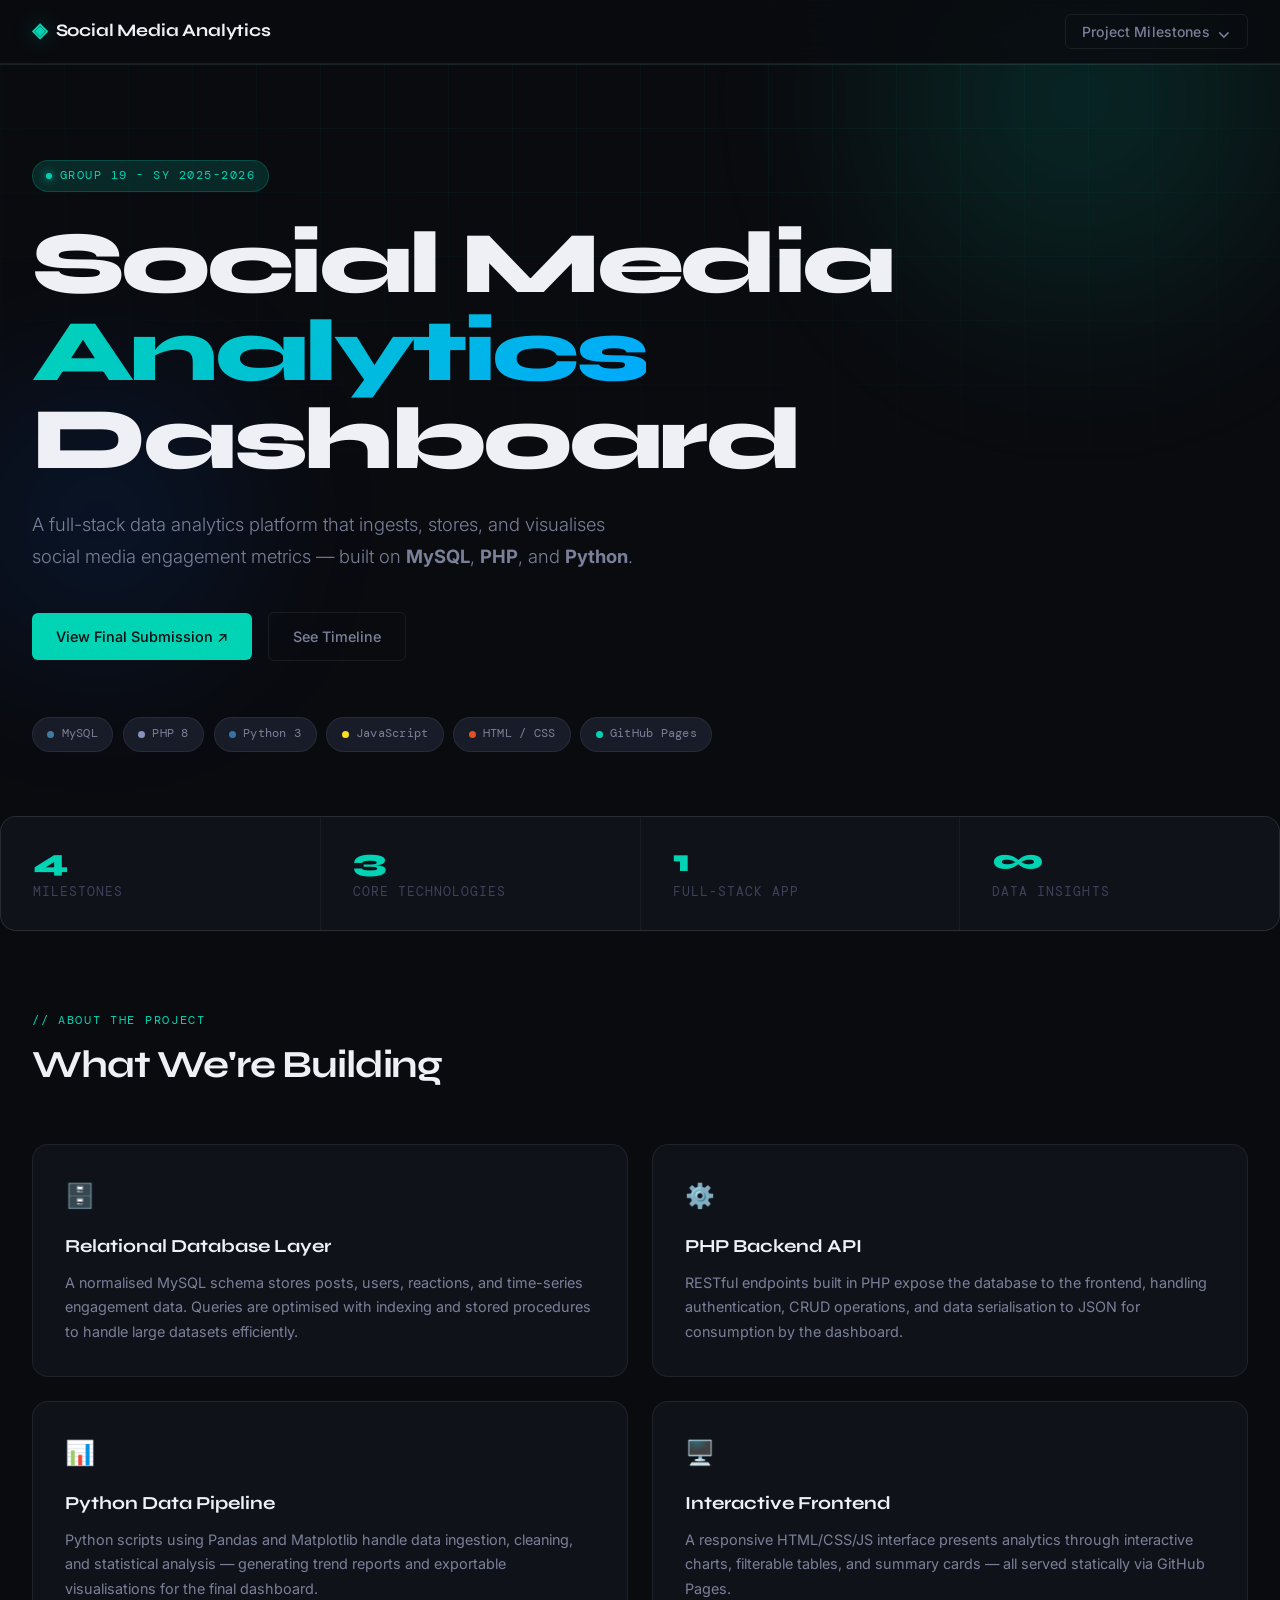
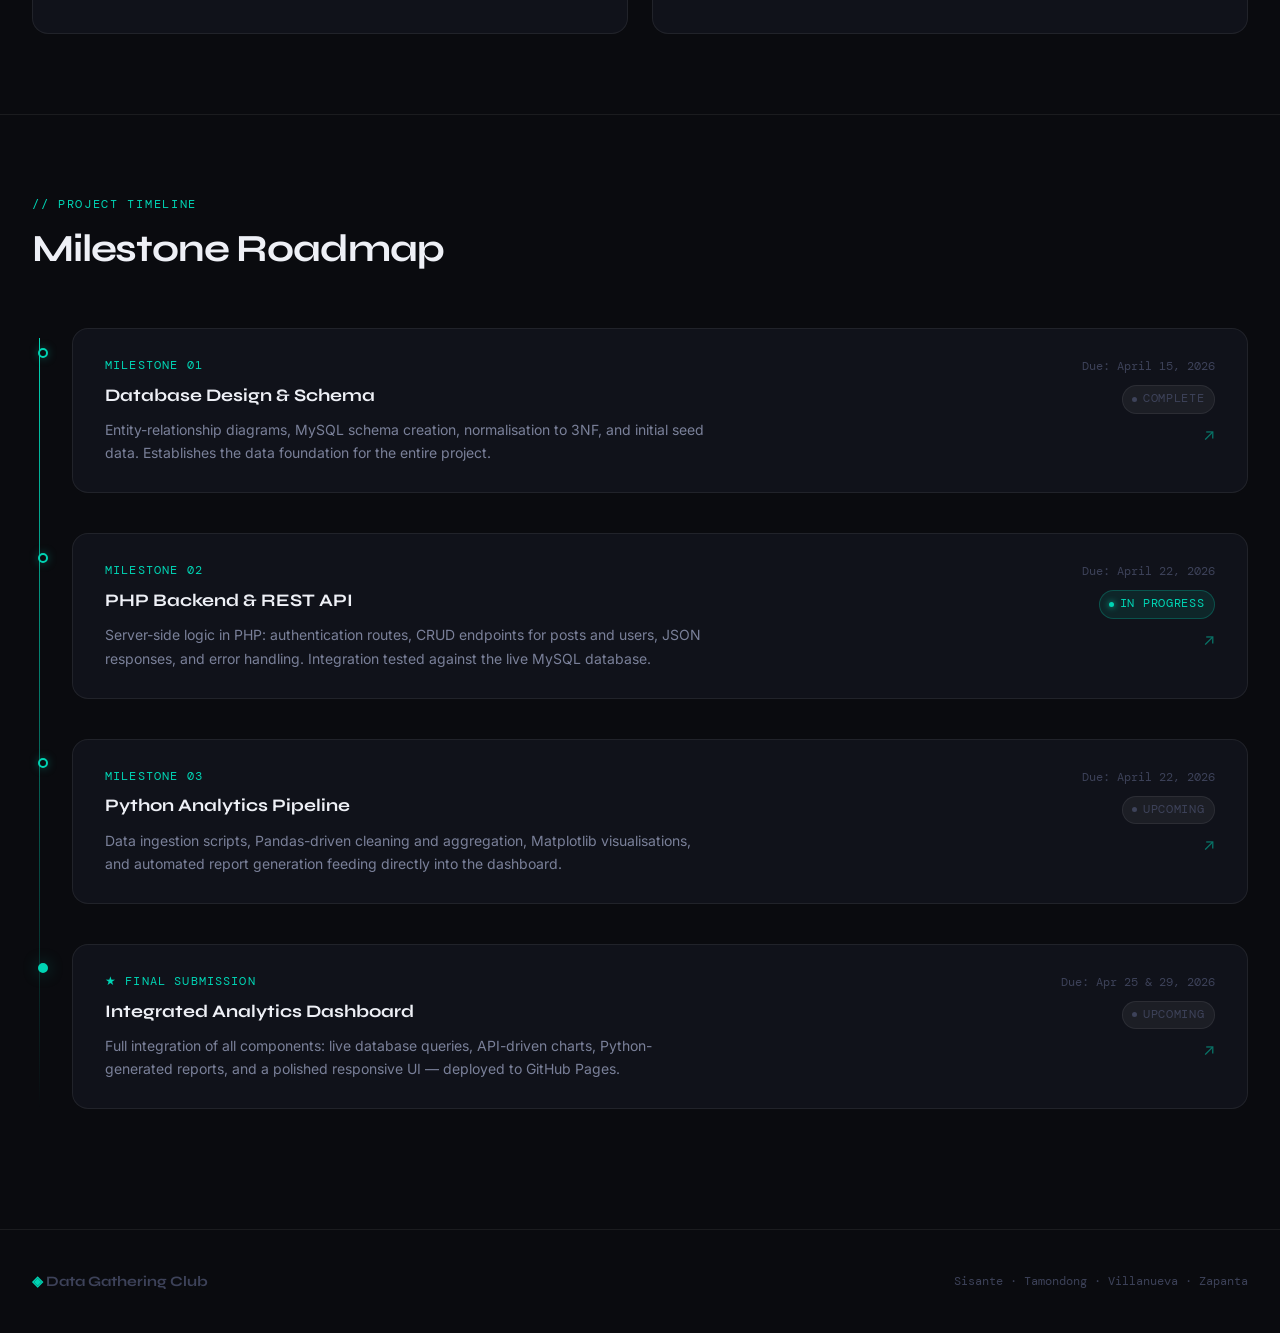
<file: index.html>
<!DOCTYPE html>
<html lang="en">
<head>
  <meta charset="UTF-8" />
  <meta name="viewport" content="width=device-width, initial-scale=1.0" />
  <title>Social Media Analytics — Project Hub</title>
  <link rel="preconnect" href="https://fonts.googleapis.com" />
  <link rel="preconnect" href="https://fonts.gstatic.com" crossorigin />
  <link href="https://fonts.googleapis.com/css2?family=DM+Mono:wght@400;500&family=Syne:wght@600;700;800&family=Inter:wght@300;400;500&display=swap" rel="stylesheet" />
  <link rel="stylesheet" href="./styles.css" />

  <style>
    /* ── Page-specific styles ─────────────────────────────────── */

    /* Animated grid background */
    .page-bg {
      position: fixed;
      inset: 0;
      z-index: -1;
      overflow: hidden;
      pointer-events: none;
    }

    .grid-lines {
      position: absolute;
      inset: 0;
      background-image:
        linear-gradient(rgba(0,212,180,0.04) 1px, transparent 1px),
        linear-gradient(90deg, rgba(0,212,180,0.04) 1px, transparent 1px);
      background-size: 64px 64px;
      mask-image: radial-gradient(ellipse 80% 60% at 50% 0%, black 30%, transparent 100%);
    }

    .orb {
      position: absolute;
      border-radius: 50%;
      filter: blur(80px);
      opacity: 0.18;
    }
    .orb-1 {
      width: 600px; height: 600px;
      background: radial-gradient(circle, #00d4b4, transparent 70%);
      top: -200px; right: -100px;
      animation: drift 18s ease-in-out infinite alternate;
    }
    .orb-2 {
      width: 400px; height: 400px;
      background: radial-gradient(circle, #0066ff, transparent 70%);
      bottom: 20%; left: -100px;
      animation: drift 22s ease-in-out infinite alternate-reverse;
    }

    @keyframes drift {
      from { transform: translate(0, 0) scale(1); }
      to   { transform: translate(40px, 30px) scale(1.08); }
    }

    /* ── Hero ─────────────────────────────────────────────────── */
    .hero {
      padding: 6rem 2rem 4rem;
      max-width: 1280px;
      margin: 0 auto;
    }

    .hero-eyebrow {
      display: inline-flex;
      align-items: center;
      gap: 0.5rem;
      font-family: var(--font-mono);
      font-size: 0.78rem;
      letter-spacing: 0.12em;
      text-transform: uppercase;
      color: var(--accent);
      background: var(--accent-dim);
      border: 1px solid rgba(0,212,180,0.2);
      padding: 0.3rem 0.8rem;
      border-radius: 99px;
      margin-bottom: 1.75rem;
      opacity: 0;
      animation: fade-up 0.6s var(--ease-out) 0.1s forwards;
    }

    .hero-eyebrow::before {
      content: '';
      width: 6px; height: 6px;
      border-radius: 50%;
      background: var(--accent);
      box-shadow: 0 0 8px var(--accent);
      flex-shrink: 0;
    }

    .hero-title {
      font-family: var(--font-display);
      font-size: clamp(2.8rem, 7vw, 5.5rem);
      font-weight: 800;
      line-height: 1.0;
      letter-spacing: -0.04em;
      color: var(--text-primary);
      margin-bottom: 1.5rem;
      opacity: 0;
      animation: fade-up 0.7s var(--ease-out) 0.2s forwards;
    }

    .hero-title .accent-word {
      background: linear-gradient(135deg, #00d4b4 0%, #00a8ff 100%);
      -webkit-background-clip: text;
      -webkit-text-fill-color: transparent;
      background-clip: text;
    }

    .hero-description {
      font-size: 1.15rem;
      font-weight: 300;
      color: var(--text-secondary);
      max-width: 56ch;
      line-height: 1.75;
      margin-bottom: 2.5rem;
      opacity: 0;
      animation: fade-up 0.7s var(--ease-out) 0.35s forwards;
    }

    .hero-actions {
      display: flex;
      align-items: center;
      gap: 1rem;
      flex-wrap: wrap;
      opacity: 0;
      animation: fade-up 0.7s var(--ease-out) 0.5s forwards;
    }

    .btn {
      display: inline-flex;
      align-items: center;
      gap: 0.5rem;
      padding: 0.75rem 1.5rem;
      border-radius: var(--radius-sm);
      font-family: var(--font-body);
      font-size: 0.9rem;
      font-weight: 500;
      text-decoration: none;
      cursor: pointer;
      border: none;
      transition: all var(--duration-med) var(--ease-out);
    }

    .btn-primary {
      background: var(--accent);
      color: #0a0b0f;
    }
    .btn-primary:hover {
      background: #00f0ce;
      transform: translateY(-2px);
      box-shadow: 0 8px 24px var(--accent-glow);
      text-decoration: none;
    }

    .btn-secondary {
      background: transparent;
      color: var(--text-secondary);
      border: 1px solid var(--border);
    }
    .btn-secondary:hover {
      border-color: var(--border-hover);
      color: var(--text-primary);
      background: var(--bg-elevated);
      transform: translateY(-2px);
      text-decoration: none;
    }

    /* ── Tech Stack Badges ─────────────────────────────────────── */
    .tech-row {
      display: flex;
      flex-wrap: wrap;
      gap: 0.6rem;
      margin-top: 3.5rem;
      opacity: 0;
      animation: fade-up 0.7s var(--ease-out) 0.65s forwards;
    }

    .tech-badge {
      display: flex;
      align-items: center;
      gap: 0.45rem;
      padding: 0.4rem 0.9rem;
      background: var(--bg-elevated);
      border: 1px solid var(--border);
      border-radius: 99px;
      font-family: var(--font-mono);
      font-size: 0.78rem;
      color: var(--text-secondary);
      letter-spacing: 0.02em;
      transition: all var(--duration-fast) ease;
    }

    .tech-badge:hover {
      border-color: var(--accent);
      color: var(--accent);
      background: var(--accent-dim);
    }

    .tech-dot {
      width: 7px; height: 7px;
      border-radius: 50%;
      flex-shrink: 0;
    }

    /* ── Stats Bar ────────────────────────────────────────────── */
    .stats-bar {
      max-width: 1280px;
      margin: 0 auto;
      padding: 0 2rem 5rem;
      display: grid;
      grid-template-columns: repeat(auto-fit, minmax(160px, 1fr));
      gap: 1px;
      background: var(--border);
      border: 1px solid var(--border);
      border-radius: var(--radius-lg);
      overflow: hidden;
      opacity: 0;
      animation: fade-up 0.7s var(--ease-out) 0.75s forwards;
    }

    /* undo padding hack */
    .stats-bar { padding: 0; }

    .stat-cell {
      background: var(--bg-surface);
      padding: 1.75rem 2rem;
      transition: background var(--duration-fast) ease;
    }

    .stat-cell:hover { background: var(--bg-elevated); }

    .stat-value {
      font-family: var(--font-display);
      font-size: 2rem;
      font-weight: 800;
      color: var(--accent);
      letter-spacing: -0.03em;
      line-height: 1;
      margin-bottom: 0.3rem;
    }

    .stat-label {
      font-size: 0.8rem;
      color: var(--text-muted);
      font-family: var(--font-mono);
      text-transform: uppercase;
      letter-spacing: 0.08em;
    }

    /* ── Section Shared ─────────────────────────────────────────── */
    .section {
      max-width: 1280px;
      margin: 0 auto;
      padding: 5rem 2rem;
    }

    .section-header {
      margin-bottom: 3.5rem;
    }

    .section-label {
      font-family: var(--font-mono);
      font-size: 0.75rem;
      text-transform: uppercase;
      letter-spacing: 0.14em;
      color: var(--accent);
      margin-bottom: 0.75rem;
    }

    .section-title {
      font-family: var(--font-display);
      font-size: clamp(1.75rem, 3vw, 2.5rem);
      font-weight: 700;
      letter-spacing: -0.03em;
      color: var(--text-primary);
    }

    /* ── About / Stack cards ───────────────────────────────────── */
    .about-grid {
      display: grid;
      grid-template-columns: 1fr 1fr;
      gap: 1.5rem;
    }

    @media (max-width: 768px) {
      .about-grid { grid-template-columns: 1fr; }
    }

    .about-card {
      background: var(--bg-surface);
      border: 1px solid var(--border);
      border-radius: var(--radius-lg);
      padding: 2rem;
      transition: border-color var(--duration-fast) ease, transform var(--duration-med) var(--ease-out);
      position: relative;
      overflow: hidden;
    }

    .about-card::before {
      content: '';
      position: absolute;
      top: 0; left: 0; right: 0;
      height: 2px;
      background: linear-gradient(90deg, var(--accent), transparent);
      opacity: 0;
      transition: opacity var(--duration-med) ease;
    }

    .about-card:hover { border-color: var(--border-hover); transform: translateY(-3px); }
    .about-card:hover::before { opacity: 1; }

    .card-icon {
      font-size: 1.5rem;
      margin-bottom: 1rem;
      display: block;
    }

    .card-title {
      font-family: var(--font-display);
      font-size: 1.15rem;
      font-weight: 700;
      margin-bottom: 0.6rem;
      color: var(--text-primary);
    }

    .card-body {
      font-size: 0.9rem;
      color: var(--text-secondary);
      line-height: 1.7;
    }

    /* ── Timeline ──────────────────────────────────────────────── */
    .timeline-section {
      border-top: 1px solid var(--border);
    }

    .timeline {
      position: relative;
      padding-left: 2.5rem;
    }

    /* Vertical rule */
    .timeline::before {
      content: '';
      position: absolute;
      left: 0.45rem;
      top: 0.6rem;
      bottom: 0;
      width: 1px;
      background: linear-gradient(to bottom, var(--accent), transparent);
    }

    .timeline-item {
      position: relative;
      margin-bottom: 2.5rem;
      opacity: 0;
      transform: translateX(-12px);
      transition: opacity 0.5s var(--ease-out), transform 0.5s var(--ease-out);
    }

    .timeline-item.visible {
      opacity: 1;
      transform: translateX(0);
    }

    /* Node dot */
    .timeline-item::before {
      content: '';
      position: absolute;
      left: -2.15rem;
      top: 1.2rem;
      width: 10px; height: 10px;
      border-radius: 50%;
      background: var(--bg-base);
      border: 2px solid var(--accent);
      box-shadow: 0 0 10px var(--accent-glow);
      z-index: 1;
    }

    .timeline-item.is-final::before {
      background: var(--accent);
      box-shadow: 0 0 16px var(--accent-glow);
    }

    .milestone-card {
      background: var(--bg-surface);
      border: 1px solid var(--border);
      border-radius: var(--radius-lg);
      padding: 1.75rem 2rem;
      display: grid;
      grid-template-columns: 1fr auto;
      gap: 1rem;
      align-items: start;
      transition: border-color var(--duration-fast) ease, background var(--duration-fast) ease;
      text-decoration: none;
    }

    .milestone-card:hover {
      border-color: var(--accent);
      background: var(--bg-elevated);
      text-decoration: none;
    }

    .milestone-card:hover .milestone-arrow {
      transform: translate(3px, -3px);
      opacity: 1;
    }

    .milestone-number {
      font-family: var(--font-mono);
      font-size: 0.72rem;
      letter-spacing: 0.1em;
      text-transform: uppercase;
      color: var(--accent);
      margin-bottom: 0.4rem;
    }

    .milestone-name {
      font-family: var(--font-display);
      font-size: 1.1rem;
      font-weight: 700;
      color: var(--text-primary);
      margin-bottom: 0.5rem;
    }

    .milestone-desc {
      font-size: 0.875rem;
      color: var(--text-secondary);
      line-height: 1.65;
    }

    .milestone-meta {
      display: flex;
      flex-direction: column;
      align-items: flex-end;
      gap: 0.5rem;
      flex-shrink: 0;
    }

    .milestone-date {
      font-family: var(--font-mono);
      font-size: 0.78rem;
      color: var(--text-muted);
      white-space: nowrap;
    }

    .milestone-status {
      display: inline-flex;
      align-items: center;
      gap: 0.35rem;
      font-size: 0.72rem;
      font-family: var(--font-mono);
      padding: 0.25rem 0.6rem;
      border-radius: 99px;
      text-transform: uppercase;
      letter-spacing: 0.06em;
    }

    .status-upcoming {
      background: rgba(255,255,255,0.05);
      color: var(--text-muted);
      border: 1px solid var(--border);
    }

    .status-active {
      background: rgba(0,212,180,0.1);
      color: var(--accent);
      border: 1px solid rgba(0,212,180,0.25);
    }

    .status-dot {
      width: 5px; height: 5px;
      border-radius: 50%;
      background: currentColor;
    }

    .status-active .status-dot {
      box-shadow: 0 0 6px currentColor;
      animation: pulse 2s ease-in-out infinite;
    }

    @keyframes pulse {
      0%, 100% { opacity: 1; }
      50% { opacity: 0.4; }
    }

    .milestone-arrow {
      font-size: 1rem;
      color: var(--accent);
      opacity: 0.5;
      transition: transform var(--duration-med) var(--ease-out), opacity var(--duration-fast) ease;
      align-self: flex-end;
    }

    /* ── Footer ────────────────────────────────────────────────── */
    .site-footer {
      border-top: 1px solid var(--border);
      padding: 2.5rem 2rem;
      max-width: 1280px;
      margin: 0 auto;
      display: flex;
      justify-content: space-between;
      align-items: center;
      flex-wrap: wrap;
      gap: 1rem;
    }

    .footer-brand {
      font-family: var(--font-display);
      font-weight: 700;
      font-size: 0.9rem;
      color: var(--text-muted);
    }

    .footer-brand span { color: var(--accent); }

    .footer-note {
      font-family: var(--font-mono);
      font-size: 0.75rem;
      color: var(--text-muted);
    }

    /* ── Animations ─────────────────────────────────────────────── */
    @keyframes fade-up {
      from { opacity: 0; transform: translateY(16px); }
      to   { opacity: 1; transform: translateY(0); }
    }

    /* ── Mobile ──────────────────────────────────────────────────── */
    @media (max-width: 640px) {
      .hero { padding: 4rem 1rem 2.5rem; }
      .section { padding: 3.5rem 1rem; }
      .timeline { padding-left: 2rem; }
      .milestone-card { grid-template-columns: 1fr; }
      .milestone-meta { flex-direction: row; align-items: center; }
      .milestone-arrow { display: none; }
      .stats-bar { grid-template-columns: 1fr 1fr; }
      .hero-title { letter-spacing: -0.03em; }
      .site-footer { flex-direction: column; align-items: flex-start; }
    }
  </style>
</head>
<body>

  <!-- Animated Background -->
  <div class="page-bg" aria-hidden="true">
    <div class="grid-lines"></div>
    <div class="orb orb-1"></div>
    <div class="orb orb-2"></div>
  </div>

  <!-- Navbar (injected by app.js) -->
  <div id="nav-placeholder"></div>

  <!-- ═══════════════════════════════════════════════
       HERO
  ═══════════════════════════════════════════════ -->
  <section class="hero" aria-label="Project overview">

    <div class="hero-eyebrow">Group 19 - SY 2025-2026</div>

    <h1 class="hero-title">
      Social Media<br />
      <span class="accent-word">Analytics</span><br />
      Dashboard
    </h1>

    <p class="hero-description">
      A full-stack data analytics platform that ingests, stores, and visualises
      social media engagement metrics — built on <strong>MySQL</strong>,
      <strong>PHP</strong>, and <strong>Python</strong>.
    </p>

    <div class="hero-actions">
      <a href="FINAL SUBMISSION/index.html" class="btn btn-primary">
        View Final Submission ↗
      </a>
      <a href="#timeline" class="btn btn-secondary">
        See Timeline
      </a>
    </div>

    <div class="tech-row" role="list" aria-label="Technology stack">
      <div class="tech-badge" role="listitem">
        <span class="tech-dot" style="background:#4479a1"></span> MySQL
      </div>
      <div class="tech-badge" role="listitem">
        <span class="tech-dot" style="background:#8892be"></span> PHP 8
      </div>
      <div class="tech-badge" role="listitem">
        <span class="tech-dot" style="background:#3572a5"></span> Python 3
      </div>
      <div class="tech-badge" role="listitem">
        <span class="tech-dot" style="background:#f7df1e"></span> JavaScript
      </div>
      <div class="tech-badge" role="listitem">
        <span class="tech-dot" style="background:#e34f26"></span> HTML / CSS
      </div>
      <div class="tech-badge" role="listitem">
        <span class="tech-dot" style="background:#00d4b4"></span> GitHub Pages
      </div>
    </div>

  </section>

  <!-- ═══════════════════════════════════════════════
       STATS BAR
  ═══════════════════════════════════════════════ -->
  <div class="stats-bar" aria-label="Project statistics" role="list">
    <div class="stat-cell" role="listitem">
      <div class="stat-value">4</div>
      <div class="stat-label">Milestones</div>
    </div>
    <div class="stat-cell" role="listitem">
      <div class="stat-value">3</div>
      <div class="stat-label">Core Technologies</div>
    </div>
    <div class="stat-cell" role="listitem">
      <div class="stat-value">1</div>
      <div class="stat-label">Full-Stack App</div>
    </div>
    <div class="stat-cell" role="listitem">
      <div class="stat-value">∞</div>
      <div class="stat-label">Data Insights</div>
    </div>
  </div>

  <!-- ═══════════════════════════════════════════════
       ABOUT / STACK
  ═══════════════════════════════════════════════ -->
  <section class="section" aria-labelledby="about-heading">
    <div class="section-header">
      <div class="section-label">// About the Project</div>
      <h2 class="section-title" id="about-heading">What We're Building</h2>
    </div>

    <div class="about-grid">
      <div class="about-card">
        <span class="card-icon">🗄️</span>
        <div class="card-title">Relational Database Layer</div>
        <p class="card-body">
          A normalised MySQL schema stores posts, users, reactions, and
          time-series engagement data. Queries are optimised with indexing
          and stored procedures to handle large datasets efficiently.
        </p>
      </div>

      <div class="about-card">
        <span class="card-icon">⚙️</span>
        <div class="card-title">PHP Backend API</div>
        <p class="card-body">
          RESTful endpoints built in PHP expose the database to the frontend,
          handling authentication, CRUD operations, and data serialisation
          to JSON for consumption by the dashboard.
        </p>
      </div>

      <div class="about-card">
        <span class="card-icon">📊</span>
        <div class="card-title">Python Data Pipeline</div>
        <p class="card-body">
          Python scripts using Pandas and Matplotlib handle data ingestion,
          cleaning, and statistical analysis — generating trend reports and
          exportable visualisations for the final dashboard.
        </p>
      </div>

      <div class="about-card">
        <span class="card-icon">🖥️</span>
        <div class="card-title">Interactive Frontend</div>
        <p class="card-body">
          A responsive HTML/CSS/JS interface presents analytics through
          interactive charts, filterable tables, and summary cards — all
          served statically via GitHub Pages.
        </p>
      </div>
    </div>
  </section>

  <!-- ═══════════════════════════════════════════════
       TIMELINE
  ═══════════════════════════════════════════════ -->
  <section class="section timeline-section" id="timeline" aria-labelledby="timeline-heading">
    <div class="section-header">
      <div class="section-label">// Project Timeline</div>
      <h2 class="section-title" id="timeline-heading">Milestone Roadmap</h2>
    </div>

    <div class="timeline" role="list">

      <!-- Milestone 1 -->
      <div class="timeline-item" role="listitem">
        <a href="MILESTONE 1/index.html" class="milestone-card">
          <div>
            <div class="milestone-number">Milestone 01</div>
            <div class="milestone-name">Database Design & Schema</div>
            <p class="milestone-desc">
              Entity-relationship diagrams, MySQL schema creation, normalisation
              to 3NF, and initial seed data. Establishes the data foundation
              for the entire project.
            </p>
          </div>
          <div class="milestone-meta">
            <div class="milestone-date">Due: April 15, 2026</div>
            <div class="milestone-status status-upcoming">
              <span class="status-dot"></span> Complete
            </div>
            <div class="milestone-arrow">↗</div>
          </div>
        </a>
      </div>

      <!-- Milestone 2 -->
      <div class="timeline-item" role="listitem">
        <a href="MILESTONE 2/index.html" class="milestone-card">
          <div>
            <div class="milestone-number">Milestone 02</div>
            <div class="milestone-name">PHP Backend & REST API</div>
            <p class="milestone-desc">
              Server-side logic in PHP: authentication routes, CRUD endpoints
              for posts and users, JSON responses, and error handling.
              Integration tested against the live MySQL database.
            </p>
          </div>
          <div class="milestone-meta">
            <div class="milestone-date">Due: April 22, 2026</div>
            <div class="milestone-status status-active">
              <span class="status-dot"></span> In Progress
            </div>
            <div class="milestone-arrow">↗</div>
          </div>
        </a>
      </div>

      <!-- Milestone 3 -->
      <div class="timeline-item" role="listitem">
        <a href="MILESTONE 3/index.html" class="milestone-card">
          <div>
            <div class="milestone-number">Milestone 03</div>
            <div class="milestone-name">Python Analytics Pipeline</div>
            <p class="milestone-desc">
              Data ingestion scripts, Pandas-driven cleaning and aggregation,
              Matplotlib visualisations, and automated report generation
              feeding directly into the dashboard.
            </p>
          </div>
          <div class="milestone-meta">
            <div class="milestone-date">Due: April 22, 2026</div>
            <div class="milestone-status status-upcoming">
              <span class="status-dot"></span> Upcoming
            </div>
            <div class="milestone-arrow">↗</div>
          </div>
        </a>
      </div>

      <!-- Final Submission -->
      <div class="timeline-item is-final" role="listitem">
        <a href="FINAL SUBMISSION/index.html" class="milestone-card">
          <div>
            <div class="milestone-number">★ Final Submission</div>
            <div class="milestone-name">Integrated Analytics Dashboard</div>
            <p class="milestone-desc">
              Full integration of all components: live database queries,
              API-driven charts, Python-generated reports, and a polished
              responsive UI — deployed to GitHub Pages.
            </p>
          </div>
          <div class="milestone-meta">
            <div class="milestone-date">Due: Apr 25 & 29, 2026</div>
            <div class="milestone-status status-upcoming">
              <span class="status-dot"></span> Upcoming
            </div>
            <div class="milestone-arrow">↗</div>
          </div>
        </a>
      </div>

    </div>
  </section>

  <!-- ═══════════════════════════════════════════════
       FOOTER
  ═══════════════════════════════════════════════ -->
  <footer>
    <div class="site-footer">
      <div class="footer-brand">
        <span>◈</span> Data Gathering Club
      </div>
      <div class="footer-note">Sisante · Tamondong · Villanueva · Zapanta</div>
    </div>
  </footer>

  <script src="./app.js"></script>

  <script>
    /* ── Scroll-triggered timeline reveals ───────────────────── */
    const timelineItems = document.querySelectorAll('.timeline-item');

    const observer = new IntersectionObserver((entries) => {
      entries.forEach((entry, i) => {
        if (entry.isIntersecting) {
          // Stagger each item slightly
          setTimeout(() => {
            entry.target.classList.add('visible');
          }, i * 80);
          observer.unobserve(entry.target);
        }
      });
    }, { threshold: 0.15, rootMargin: '0px 0px -40px 0px' });

    timelineItems.forEach(item => observer.observe(item));
  </script>

</body>
</html>
</file>
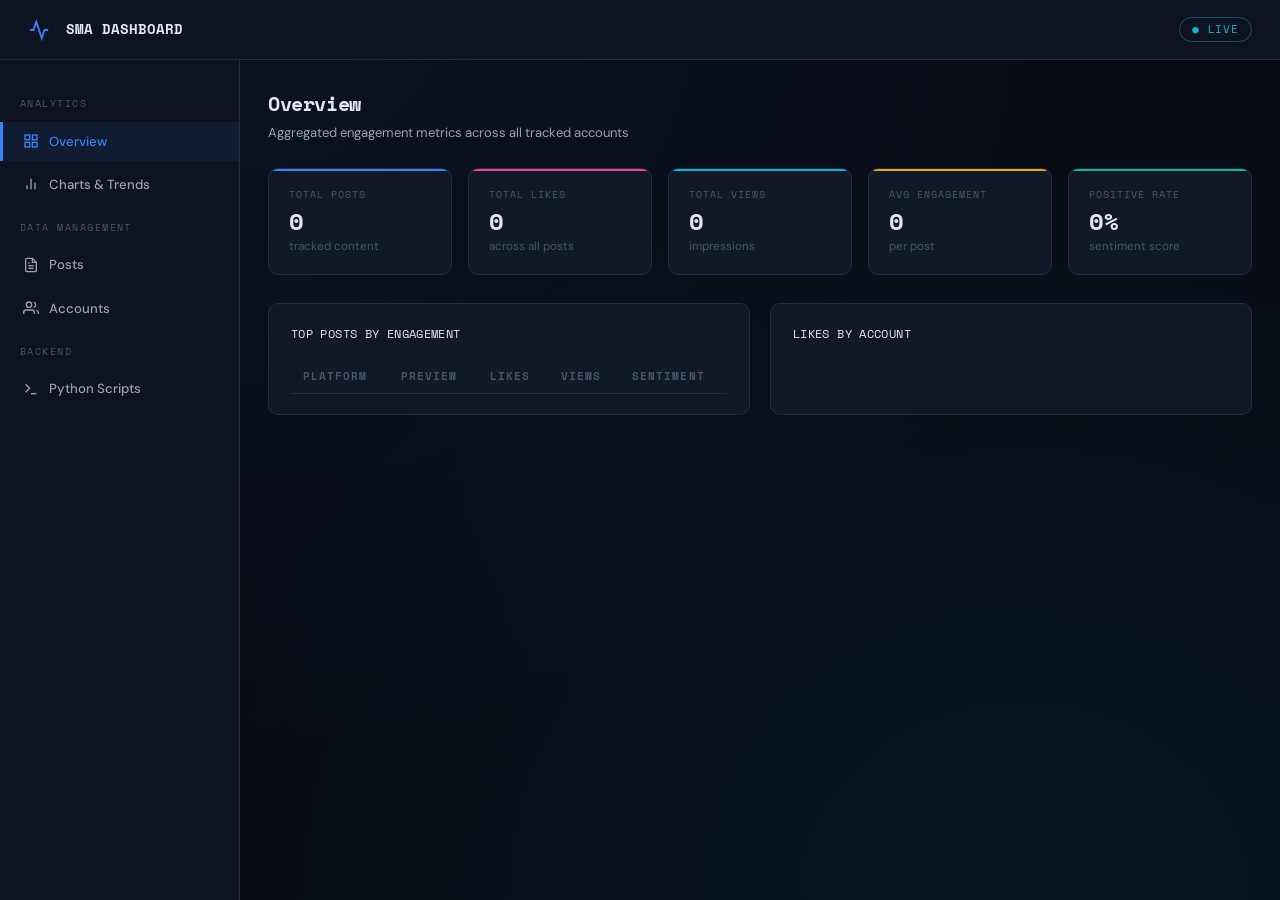
<file: MILESTONE 3/index.html>
<!DOCTYPE html>
<html lang="en">
<head>
  <meta charset="UTF-8" />
  <meta name="viewport" content="width=device-width, initial-scale=1.0" />
  <title>SMA Dashboard — Social Media Analytics</title>
  <link rel="stylesheet" href="css/style.css" />
</head>
<body>

<div class="app-wrapper">

  <!-- ══ TOPBAR ═══════════════════════════════════════════════ -->
  <header class="topbar">
    <div class="topbar-logo">
      <svg viewBox="0 0 24 24" fill="none" stroke="currentColor" stroke-width="2">
        <polyline points="22 12 18 12 15 21 9 3 6 12 2 12"/>
      </svg>
    </div>
    <span class="topbar-title">SMA DASHBOARD</span>
    <span class="topbar-spacer"></span>
    <span class="topbar-badge">● LIVE</span>
  </header>

  <!-- ══ SIDEBAR ══════════════════════════════════════════════ -->
  <nav class="sidebar">
    <span class="sidebar-section-label">Analytics</span>
    <div class="nav-item active" data-section="overview">
      <svg viewBox="0 0 24 24" fill="none" stroke="currentColor" stroke-width="2"><rect x="3" y="3" width="7" height="7"/><rect x="14" y="3" width="7" height="7"/><rect x="14" y="14" width="7" height="7"/><rect x="3" y="14" width="7" height="7"/></svg>
      Overview
    </div>
    <div class="nav-item" data-section="analytics">
      <svg viewBox="0 0 24 24" fill="none" stroke="currentColor" stroke-width="2"><line x1="18" y1="20" x2="18" y2="10"/><line x1="12" y1="20" x2="12" y2="4"/><line x1="6" y1="20" x2="6" y2="14"/></svg>
      Charts &amp; Trends
    </div>

    <span class="sidebar-section-label">Data Management</span>
    <div class="nav-item" data-section="posts">
      <svg viewBox="0 0 24 24" fill="none" stroke="currentColor" stroke-width="2"><path d="M14 2H6a2 2 0 0 0-2 2v16a2 2 0 0 0 2 2h12a2 2 0 0 0 2-2V8z"/><polyline points="14 2 14 8 20 8"/><line x1="16" y1="13" x2="8" y2="13"/><line x1="16" y1="17" x2="8" y2="17"/><polyline points="10 9 9 9 8 9"/></svg>
      Posts
    </div>
    <div class="nav-item" data-section="users">
      <svg viewBox="0 0 24 24" fill="none" stroke="currentColor" stroke-width="2"><path d="M17 21v-2a4 4 0 0 0-4-4H5a4 4 0 0 0-4 4v2"/><circle cx="9" cy="7" r="4"/><path d="M23 21v-2a4 4 0 0 0-3-3.87"/><path d="M16 3.13a4 4 0 0 1 0 7.75"/></svg>
      Accounts
    </div>

    <span class="sidebar-section-label">Backend</span>
    <div class="nav-item" data-section="scripts">
      <svg viewBox="0 0 24 24" fill="none" stroke="currentColor" stroke-width="2"><polyline points="4 17 10 11 4 5"/><line x1="12" y1="19" x2="20" y2="19"/></svg>
      Python Scripts
    </div>
  </nav>

  <!-- ══ MAIN CONTENT ════════════════════════════════════════ -->
  <main class="main-content">

    <!-- ── OVERVIEW ─────────────────────────────────────────── -->
    <section id="section-overview" class="page-section active">
      <div class="page-header">
        <h1>Overview</h1>
        <p>Aggregated engagement metrics across all tracked accounts</p>
      </div>

      <div class="stat-grid">
        <div class="stat-card blue">
          <div class="stat-label">Total Posts</div>
          <div class="stat-value" id="kpi-posts">—</div>
          <div class="stat-sub">tracked content</div>
        </div>
        <div class="stat-card pink">
          <div class="stat-label">Total Likes</div>
          <div class="stat-value" id="kpi-likes">—</div>
          <div class="stat-sub">across all posts</div>
        </div>
        <div class="stat-card cyan">
          <div class="stat-label">Total Views</div>
          <div class="stat-value" id="kpi-views">—</div>
          <div class="stat-sub">impressions</div>
        </div>
        <div class="stat-card amber">
          <div class="stat-label">Avg Engagement</div>
          <div class="stat-value" id="kpi-engagement">—</div>
          <div class="stat-sub">per post</div>
        </div>
        <div class="stat-card green">
          <div class="stat-label">Positive Rate</div>
          <div class="stat-value" id="kpi-sentiment">—</div>
          <div class="stat-sub">sentiment score</div>
        </div>
      </div>

      <div class="two-col">
        <div class="panel">
          <div class="panel-header">
            <span class="panel-title">TOP POSTS BY ENGAGEMENT</span>
          </div>
          <table class="data-table">
            <thead>
              <tr><th>Platform</th><th>Preview</th><th>Likes</th><th>Views</th><th>Sentiment</th></tr>
            </thead>
            <tbody id="top-posts-tbody">
              <tr><td colspan="5" style="text-align:center;color:var(--text-muted);padding:24px">Loading…</td></tr>
            </tbody>
          </table>
        </div>

        <div class="panel">
          <div class="panel-header">
            <span class="panel-title">LIKES BY ACCOUNT</span>
          </div>
          <div class="bar-chart" id="user-bar-chart"></div>
        </div>
      </div>
    </section>

    <!-- ── CHARTS & TRENDS ──────────────────────────────────── -->
    <section id="section-analytics" class="page-section">
      <div class="page-header">
        <h1>Charts &amp; Trends</h1>
        <p>Visualized engagement breakdown by platform, sentiment, and hashtag</p>
      </div>

      <div class="two-col">
        <div class="panel">
          <div class="panel-header"><span class="panel-title">LIKES BY PLATFORM</span></div>
          <div class="bar-chart" id="platform-chart"></div>
        </div>
        <div class="panel">
          <div class="panel-header"><span class="panel-title">SENTIMENT DISTRIBUTION</span></div>
          <div class="bar-chart" id="sentiment-bars"></div>
        </div>
      </div>

      <div class="panel">
        <div class="panel-header"><span class="panel-title">TOP HASHTAGS BY USAGE</span></div>
        <div class="bar-chart" id="hashtag-chart"></div>
      </div>
    </section>

    <!-- ── POSTS ────────────────────────────────────────────── -->
    <section id="section-posts" class="page-section">
      <div class="page-header">
        <h1>Posts</h1>
        <p>Full CRUD management for all tracked social posts</p>
      </div>

      <!-- Filters -->
      <div class="panel mb-4">
        <div class="flex items-center gap-3" style="flex-wrap:wrap">
          <select id="filter-platform" class="form-control" style="width:180px" onchange="loadPosts()">
            <option value="">All Platforms</option>
            <option>Twitter</option><option>Instagram</option>
            <option>Facebook</option><option>LinkedIn</option><option>TikTok</option>
          </select>
          <select id="filter-sentiment" class="form-control" style="width:160px" onchange="loadPosts()">
            <option value="">All Sentiments</option>
            <option>positive</option><option>neutral</option><option>negative</option>
          </select>
          <select id="sort-field" class="form-control" style="width:160px" onchange="loadPosts()">
            <option value="post_date">Date</option>
            <option value="likes">Likes</option>
            <option value="views">Views</option>
            <option value="comments">Comments</option>
          </select>
          <div class="topbar-spacer"></div>
          <button class="btn btn-primary" onclick="openCreateModal()">
            <svg width="14" height="14" viewBox="0 0 24 24" fill="none" stroke="currentColor" stroke-width="3"><line x1="12" y1="5" x2="12" y2="19"/><line x1="5" y1="12" x2="19" y2="12"/></svg>
            New Post
          </button>
        </div>
      </div>

      <div class="panel" style="padding:0;overflow:hidden">
        <div style="overflow-x:auto">
          <table class="data-table">
            <thead>
              <tr>
                <th>#ID</th><th>Platform</th><th>Content</th>
                <th>Likes</th><th>Views</th><th>Engagement</th>
                <th>Sentiment</th><th>Actions</th>
              </tr>
            </thead>
            <tbody id="posts-tbody">
              <tr><td colspan="8" style="text-align:center;color:var(--text-muted);padding:32px">Loading…</td></tr>
            </tbody>
          </table>
        </div>
      </div>
    </section>

    <!-- ── USERS ─────────────────────────────────────────────── -->
    <section id="section-users" class="page-section">
      <div class="page-header">
        <h1>Accounts</h1>
        <p>Manage tracked social media accounts</p>
      </div>

      <div class="flex mb-4" style="justify-content:flex-end">
        <button class="btn btn-primary" onclick="openCreateUserModal()">
          <svg width="14" height="14" viewBox="0 0 24 24" fill="none" stroke="currentColor" stroke-width="3"><line x1="12" y1="5" x2="12" y2="19"/><line x1="5" y1="12" x2="19" y2="12"/></svg>
          Add Account
        </button>
      </div>

      <div class="panel" style="padding:0;overflow:hidden">
        <div style="overflow-x:auto">
          <table class="data-table">
            <thead>
              <tr><th>#ID</th><th>Platform</th><th>Username</th><th>Display Name</th><th>Followers</th><th>Bio</th><th>Actions</th></tr>
            </thead>
            <tbody id="users-tbody">
              <tr><td colspan="7" style="text-align:center;color:var(--text-muted);padding:32px">Loading…</td></tr>
            </tbody>
          </table>
        </div>
      </div>
    </section>

    <!-- ── PYTHON SCRIPTS ────────────────────────────────────── -->
    <section id="section-scripts" class="page-section">
      <div class="page-header">
        <h1>Python Scripts</h1>
        <p>Execute backend analysis scripts and inspect their JSON output</p>
      </div>

      <div class="script-grid">

        <!-- Sentiment Analysis -->
        <div class="script-card">
          <div class="script-card-title">🧠 Sentiment Analysis</div>
          <div class="script-card-desc">
            Runs VADER (or rule-based fallback) on all post text, classifies each post as
            <em>positive</em>, <em>neutral</em>, or <em>negative</em>, and writes scores to
            <code>sentiment_results</code>.
          </div>
          <button id="btn-sentiment" class="btn btn-primary btn-sm" onclick="runScript('sentiment','out-sentiment','btn-sentiment')">▶ Run</button>
          <pre id="out-sentiment" class="script-output"></pre>
        </div>

        <!-- Data Aggregation -->
        <div class="script-card">
          <div class="script-card-title">📊 Data Aggregation</div>
          <div class="script-card-desc">
            Computes monthly engagement totals per user — likes, shares, comments, views —
            and writes summaries to <code>aggregation_reports</code>.
          </div>
          <button id="btn-aggregate" class="btn btn-primary btn-sm" onclick="runScript('aggregate','out-aggregate','btn-aggregate')">▶ Run</button>
          <pre id="out-aggregate" class="script-output"></pre>
        </div>

        <!-- Trend Analysis -->
        <div class="script-card">
          <div class="script-card-title">📈 Trend Analysis</div>
          <div class="script-card-desc">
            Identifies trending hashtags, calculates engagement velocity (engagement/day),
            and compares platform performance. Read-only — no DB writes.
          </div>
          <button id="btn-trend" class="btn btn-primary btn-sm" onclick="runScript('trend','out-trend','btn-trend')">▶ Run</button>
          <pre id="out-trend" class="script-output"></pre>
        </div>

      </div>

      <div class="panel mt-4">
        <div class="panel-header"><span class="panel-title">HOW IT WORKS</span></div>
        <p class="text-sm text-muted" style="line-height:1.8">
          Clicking <strong>Run</strong> sends a POST request to <code>php/run_script.php</code>,
          which whitelists the script name, constructs a safe <code>shell_exec()</code> call
          to <code>python3</code>, and returns the captured JSON output.
          Scripts read from and write back to MySQL using <code>mysql-connector-python</code>.
          When the DB is unavailable, each script automatically falls back to embedded demo data.
        </p>
      </div>
    </section>

  </main><!-- /main-content -->
</div><!-- /app-wrapper -->

<!-- ══ POST MODAL ══════════════════════════════════════════════ -->
<div id="post-modal" class="modal-overlay">
  <div class="modal">
    <div class="modal-header">
      <span class="modal-title" id="modal-title">New Post</span>
      <button class="btn btn-secondary btn-icon" onclick="closePostModal()">✕</button>
    </div>

    <input type="hidden" id="form-post-id" />

    <div class="form-group mb-4">
      <label>Account</label>
      <select id="form-user" class="form-control"></select>
    </div>

    <div class="form-group mb-4">
      <label>Post Content</label>
      <textarea id="form-content" class="form-control" placeholder="Enter post text…"></textarea>
    </div>

    <div class="form-grid">
      <div class="form-group">
        <label>Post Date</label>
        <input type="datetime-local" id="form-date" class="form-control" />
      </div>
      <div class="form-group">
        <label>Post URL</label>
        <input type="url" id="form-url" class="form-control" placeholder="https://…" />
      </div>
    </div>

    <div class="form-grid mt-4">
      <div class="form-group"><label>Likes</label>    <input type="number" id="form-likes"    class="form-control" min="0" /></div>
      <div class="form-group"><label>Shares</label>   <input type="number" id="form-shares"   class="form-control" min="0" /></div>
      <div class="form-group"><label>Comments</label> <input type="number" id="form-comments" class="form-control" min="0" /></div>
      <div class="form-group"><label>Views</label>    <input type="number" id="form-views"    class="form-control" min="0" /></div>
      <div class="form-group"><label>Clicks</label>   <input type="number" id="form-clicks"   class="form-control" min="0" /></div>
    </div>

    <div class="flex gap-3 mt-4" style="justify-content:flex-end">
      <button class="btn btn-secondary" onclick="closePostModal()">Cancel</button>
      <button class="btn btn-primary"   onclick="submitPostForm()">Save Post</button>
    </div>
  </div>
</div>

<!-- ══ USER MODAL ══════════════════════════════════════════════ -->
<div id="user-modal" class="modal-overlay">
  <div class="modal">
    <div class="modal-header">
      <span class="modal-title" id="user-modal-title">New Account</span>
      <button class="btn btn-secondary btn-icon" onclick="closeUserModal()">✕</button>
    </div>

    <input type="hidden" id="user-form-id" />

    <div class="form-grid">
      <div class="form-group">
        <label>Username</label>
        <input type="text" id="user-form-username" class="form-control" placeholder="@handle" />
      </div>
      <div class="form-group">
        <label>Display Name</label>
        <input type="text" id="user-form-display" class="form-control" />
      </div>
      <div class="form-group">
        <label>Platform</label>
        <select id="user-form-platform" class="form-control"></select>
      </div>
      <div class="form-group">
        <label>Followers</label>
        <input type="number" id="user-form-followers" class="form-control" min="0" />
      </div>
      <div class="form-group">
        <label>Following</label>
        <input type="number" id="user-form-following" class="form-control" min="0" />
      </div>
    </div>

    <div class="form-group mt-4">
      <label>Bio</label>
      <textarea id="user-form-bio" class="form-control" style="min-height:70px" placeholder="Short bio…"></textarea>
    </div>

    <div class="flex gap-3 mt-4" style="justify-content:flex-end">
      <button class="btn btn-secondary" onclick="closeUserModal()">Cancel</button>
      <button class="btn btn-primary"   onclick="submitUserForm()">Save Account</button>
    </div>
  </div>
</div>

<!-- ══ TOAST ═══════════════════════════════════════════════════ -->
<div id="toast"></div>

<script src="js/dashboard.js"></script>
</body>
</html>
</file>
<file: styles.css>
/* ============================================================
   Social Media Analytics — Global Stylesheet
   Dark theme · Sticky navbar · Flexbox layout
   ============================================================ */

@import url('https://fonts.googleapis.com/css2?family=DM+Mono:wght@400;500&family=Syne:wght@600;700;800&family=Inter:wght@300;400;500&display=swap');

/* ── Reset & Tokens ─────────────────────────────────────────── */
*, *::before, *::after {
  box-sizing: border-box;
  margin: 0;
  padding: 0;
}

:root {
  /* Palette */
  --bg-base:        #0a0b0f;
  --bg-surface:     #10121a;
  --bg-elevated:    #181c28;
  --border:         rgba(255, 255, 255, 0.07);
  --border-hover:   rgba(255, 255, 255, 0.15);

  /* Brand accent — electric teal */
  --accent:         #00d4b4;
  --accent-dim:     rgba(0, 212, 180, 0.15);
  --accent-glow:    rgba(0, 212, 180, 0.35);

  /* Text */
  --text-primary:   #eef0f6;
  --text-secondary: #7a8099;
  --text-muted:     #3d4259;

  /* Nav */
  --nav-height:     64px;
  --nav-bg:         rgba(10, 11, 15, 0.85);

  /* Radii & Shadows */
  --radius-sm:      6px;
  --radius-md:      10px;
  --radius-lg:      16px;
  --shadow-md:      0 8px 32px rgba(0, 0, 0, 0.5);
  --shadow-glow:    0 0 20px var(--accent-glow);

  /* Typography */
  --font-display:   'Syne', sans-serif;
  --font-body:      'Inter', sans-serif;
  --font-mono:      'DM Mono', monospace;

  /* Transitions */
  --ease-out:       cubic-bezier(0.16, 1, 0.3, 1);
  --duration-fast:  150ms;
  --duration-med:   250ms;
}

/* ── Base ────────────────────────────────────────────────────── */
html {
  scroll-behavior: smooth;
  -webkit-font-smoothing: antialiased;
}

body {
  background-color: var(--bg-base);
  color: var(--text-primary);
  font-family: var(--font-body);
  font-weight: 400;
  line-height: 1.6;
  min-height: 100vh;
}

/* ── Navbar ──────────────────────────────────────────────────── */
.navbar {
  position: sticky;
  top: 0;
  z-index: 1000;
  height: var(--nav-height);
  background: var(--nav-bg);
  backdrop-filter: blur(16px) saturate(160%);
  -webkit-backdrop-filter: blur(16px) saturate(160%);
  border-bottom: 1px solid var(--border);
  box-shadow: 0 1px 0 var(--border);
}

.navbar-inner {
  display: flex;
  align-items: center;
  justify-content: space-between;
  max-width: 1280px;
  height: 100%;
  margin: 0 auto;
  padding: 0 2rem;
}

/* Brand */
.navbar-brand {
  display: flex;
  align-items: center;
  gap: 0.55rem;
  text-decoration: none;
  font-family: var(--font-display);
  font-weight: 700;
  font-size: 1.1rem;
  letter-spacing: -0.01em;
  color: var(--text-primary);
  transition: color var(--duration-fast) ease;
}

.navbar-brand:hover {
  color: var(--accent);
}

.brand-icon {
  font-size: 1.25rem;
  color: var(--accent);
  line-height: 1;
  text-shadow: var(--shadow-glow);
}

/* Navbar Menu */
.navbar-menu {
  display: flex;
  align-items: center;
  gap: 0.5rem;
}

/* ── Dropdown ────────────────────────────────────────────────── */
.dropdown {
  position: relative;
}

.dropdown-toggle {
  display: flex;
  align-items: center;
  gap: 0.45rem;
  padding: 0.5rem 1rem;
  background: transparent;
  border: 1px solid var(--border);
  border-radius: var(--radius-sm);
  color: var(--text-secondary);
  font-family: var(--font-body);
  font-size: 0.875rem;
  font-weight: 500;
  letter-spacing: 0.01em;
  cursor: pointer;
  transition:
    color var(--duration-fast) ease,
    border-color var(--duration-fast) ease,
    background var(--duration-fast) ease;
}

.dropdown-toggle:hover,
.dropdown.is-open .dropdown-toggle {
  color: var(--text-primary);
  border-color: var(--border-hover);
  background: var(--bg-elevated);
}

.chevron {
  font-size: 1.1rem;
  line-height: 1;
  display: inline-block;
  transition: transform var(--duration-med) var(--ease-out);
}

.dropdown.is-open .chevron {
  transform: rotate(180deg);
}

/* Dropdown Menu Panel */
.dropdown-menu {
  position: absolute;
  top: calc(100% + 10px);
  right: 0;
  min-width: 220px;
  background: var(--bg-elevated);
  border: 1px solid var(--border);
  border-radius: var(--radius-md);
  box-shadow: var(--shadow-md);
  list-style: none;
  padding: 0.4rem;
  opacity: 0;
  visibility: hidden;
  transform: translateY(-6px) scale(0.98);
  transform-origin: top right;
  transition:
    opacity var(--duration-med) var(--ease-out),
    transform var(--duration-med) var(--ease-out),
    visibility 0ms var(--duration-med);
}

.dropdown.is-open .dropdown-menu {
  opacity: 1;
  visibility: visible;
  transform: translateY(0) scale(1);
  transition:
    opacity var(--duration-med) var(--ease-out),
    transform var(--duration-med) var(--ease-out),
    visibility 0ms 0ms;
}

/* Dropdown Items */
.dropdown-item {
  display: flex;
  align-items: center;
  gap: 0.65rem;
  padding: 0.55rem 0.75rem;
  border-radius: var(--radius-sm);
  text-decoration: none;
  color: var(--text-secondary);
  font-size: 0.875rem;
  font-weight: 400;
  transition:
    background var(--duration-fast) ease,
    color var(--duration-fast) ease;
}

.dropdown-item:hover {
  background: var(--accent-dim);
  color: var(--accent);
}

.dropdown-item:hover .milestone-tag {
  color: var(--accent);
  border-color: var(--accent);
}

.milestone-tag {
  display: inline-flex;
  align-items: center;
  justify-content: center;
  min-width: 26px;
  height: 20px;
  padding: 0 5px;
  border: 1px solid var(--text-muted);
  border-radius: 4px;
  font-family: var(--font-mono);
  font-size: 0.7rem;
  font-weight: 500;
  color: var(--text-muted);
  transition:
    color var(--duration-fast) ease,
    border-color var(--duration-fast) ease;
}

/* ── Page Container ──────────────────────────────────────────── */
.container {
  max-width: 1280px;
  margin: 0 auto;
  padding: 3rem 2rem;
}

.container--narrow {
  max-width: 860px;
}

.container--wide {
  max-width: 1440px;
}

/* ── Typography Utilities ────────────────────────────────────── */
h1, h2, h3, h4, h5, h6 {
  font-family: var(--font-display);
  font-weight: 700;
  line-height: 1.2;
  letter-spacing: -0.02em;
  color: var(--text-primary);
}

h1 { font-size: clamp(2rem, 5vw, 3.5rem); }
h2 { font-size: clamp(1.5rem, 3vw, 2.25rem); }
h3 { font-size: clamp(1.15rem, 2vw, 1.5rem); }

p {
  color: var(--text-secondary);
  max-width: 68ch;
}

a {
  color: var(--accent);
  text-decoration: none;
}

a:hover {
  text-decoration: underline;
  text-underline-offset: 3px;
}

code, pre {
  font-family: var(--font-mono);
  font-size: 0.875em;
  background: var(--bg-elevated);
  border: 1px solid var(--border);
  border-radius: var(--radius-sm);
}

code { padding: 0.15em 0.45em; }
pre  { padding: 1.25rem; overflow-x: auto; }

/* ── Scrollbar ───────────────────────────────────────────────── */
::-webkit-scrollbar { width: 8px; height: 8px; }
::-webkit-scrollbar-track { background: var(--bg-base); }
::-webkit-scrollbar-thumb { background: var(--bg-elevated); border-radius: 99px; }
::-webkit-scrollbar-thumb:hover { background: var(--text-muted); }

/* ── Focus / Accessibility ───────────────────────────────────── */
:focus-visible {
  outline: 2px solid var(--accent);
  outline-offset: 3px;
  border-radius: 2px;
}

/* ── Responsive ──────────────────────────────────────────────── */
@media (max-width: 640px) {
  .navbar-inner {
    padding: 0 1rem;
  }

  .navbar-brand span:not(.brand-icon) {
    font-size: 0.95rem;
  }

  .dropdown-toggle {
    padding: 0.45rem 0.75rem;
    font-size: 0.8rem;
  }

  .container {
    padding: 2rem 1rem;
  }
}
</file>
<file: MILESTONE 3/css/style.css>
/* ============================================================
   style.css — Social Media Analytics Dashboard
   Dark futuristic aesthetic with neon data accents
   ============================================================ */

@import url('https://fonts.googleapis.com/css2?family=Space+Mono:wght@400;700&family=DM+Sans:wght@300;400;500;600;700&display=swap');

/* ── CSS Variables ────────────────────────────────────────── */
:root {
  --bg-base:      #080c14;
  --bg-panel:     #0d1321;
  --bg-card:      #111827;
  --bg-card-h:    #162035;
  --border:       #1e2d45;
  --border-glow:  #1e4a8a;

  --accent-blue:  #3b82f6;
  --accent-cyan:  #06b6d4;
  --accent-green: #10b981;
  --accent-pink:  #ec4899;
  --accent-amber: #f59e0b;
  --accent-red:   #ef4444;

  --text-primary:   #e2e8f0;
  --text-secondary: #94a3b8;
  --text-muted:     #475569;

  --font-mono: 'Space Mono', monospace;
  --font-body: 'DM Sans', sans-serif;

  --radius-sm: 6px;
  --radius-md: 10px;
  --radius-lg: 16px;
  --shadow-glow: 0 0 20px rgba(59, 130, 246, 0.15);
}

/* ── Reset & Base ─────────────────────────────────────────── */
*, *::before, *::after { box-sizing: border-box; margin: 0; padding: 0; }

html { font-size: 15px; scroll-behavior: smooth; }

body {
  font-family: var(--font-body);
  background-color: var(--bg-base);
  color: var(--text-primary);
  min-height: 100vh;
  line-height: 1.6;
  background-image:
    radial-gradient(ellipse at 20% 0%, rgba(59,130,246,0.06) 0%, transparent 60%),
    radial-gradient(ellipse at 80% 100%, rgba(6,182,212,0.05) 0%, transparent 60%);
}

/* ── Layout ───────────────────────────────────────────────── */
.app-wrapper {
  display: grid;
  grid-template-columns: 240px 1fr;
  grid-template-rows: auto 1fr;
  min-height: 100vh;
}

/* ── Topbar ───────────────────────────────────────────────── */
.topbar {
  grid-column: 1 / -1;
  display: flex;
  align-items: center;
  gap: 16px;
  padding: 0 28px;
  height: 60px;
  background: var(--bg-panel);
  border-bottom: 1px solid var(--border);
  position: sticky;
  top: 0;
  z-index: 100;
}

.topbar-logo {
  display: flex;
  align-items: center;
  gap: 10px;
  font-family: var(--font-mono);
  font-size: 0.9rem;
  color: var(--accent-blue);
  letter-spacing: 0.05em;
}

.topbar-logo svg { width: 22px; height: 22px; }

.topbar-title {
  font-weight: 700;
  font-size: 0.95rem;
  color: var(--text-primary);
  font-family: var(--font-mono);
}

.topbar-spacer { flex: 1; }

.topbar-badge {
  font-family: var(--font-mono);
  font-size: 0.72rem;
  color: var(--accent-cyan);
  border: 1px solid rgba(6,182,212,0.4);
  border-radius: 20px;
  padding: 3px 12px;
  letter-spacing: 0.08em;
}

/* ── Sidebar ──────────────────────────────────────────────── */
.sidebar {
  background: var(--bg-panel);
  border-right: 1px solid var(--border);
  padding: 24px 0;
  position: sticky;
  top: 60px;
  height: calc(100vh - 60px);
  overflow-y: auto;
  display: flex;
  flex-direction: column;
  gap: 4px;
}

.sidebar-section-label {
  font-family: var(--font-mono);
  font-size: 0.65rem;
  color: var(--text-muted);
  letter-spacing: 0.15em;
  text-transform: uppercase;
  padding: 12px 20px 6px;
}

.nav-item {
  display: flex;
  align-items: center;
  gap: 10px;
  padding: 9px 20px;
  color: var(--text-secondary);
  cursor: pointer;
  font-size: 0.88rem;
  font-weight: 500;
  border-left: 3px solid transparent;
  transition: all 0.15s ease;
  user-select: none;
}

.nav-item:hover {
  background: var(--bg-card);
  color: var(--text-primary);
}

.nav-item.active {
  background: rgba(59,130,246,0.08);
  color: var(--accent-blue);
  border-left-color: var(--accent-blue);
}

.nav-item svg { width: 16px; height: 16px; flex-shrink: 0; }

/* ── Main Content ─────────────────────────────────────────── */
.main-content {
  padding: 28px;
  overflow-y: auto;
  min-height: calc(100vh - 60px);
}

.page-section { display: none; }
.page-section.active { display: block; }

.page-header {
  margin-bottom: 24px;
}

.page-header h1 {
  font-family: var(--font-mono);
  font-size: 1.3rem;
  color: var(--text-primary);
  letter-spacing: -0.02em;
}

.page-header p {
  color: var(--text-secondary);
  font-size: 0.87rem;
  margin-top: 4px;
}

/* ── Stat Cards ───────────────────────────────────────────── */
.stat-grid {
  display: grid;
  grid-template-columns: repeat(auto-fill, minmax(180px, 1fr));
  gap: 16px;
  margin-bottom: 28px;
}

.stat-card {
  background: var(--bg-card);
  border: 1px solid var(--border);
  border-radius: var(--radius-md);
  padding: 18px 20px;
  position: relative;
  overflow: hidden;
  transition: border-color 0.2s, transform 0.2s;
}

.stat-card::before {
  content: '';
  position: absolute;
  top: 0; left: 0; right: 0;
  height: 2px;
}

.stat-card.blue::before  { background: var(--accent-blue); }
.stat-card.cyan::before  { background: var(--accent-cyan); }
.stat-card.green::before { background: var(--accent-green); }
.stat-card.pink::before  { background: var(--accent-pink); }
.stat-card.amber::before { background: var(--accent-amber); }

.stat-card:hover {
  border-color: var(--border-glow);
  transform: translateY(-2px);
}

.stat-label {
  font-family: var(--font-mono);
  font-size: 0.68rem;
  color: var(--text-muted);
  text-transform: uppercase;
  letter-spacing: 0.1em;
  margin-bottom: 6px;
}

.stat-value {
  font-family: var(--font-mono);
  font-size: 1.6rem;
  font-weight: 700;
  color: var(--text-primary);
  line-height: 1;
}

.stat-sub {
  font-size: 0.78rem;
  color: var(--text-muted);
  margin-top: 4px;
}

/* ── Panel (generic card container) ──────────────────────── */
.panel {
  background: var(--bg-card);
  border: 1px solid var(--border);
  border-radius: var(--radius-md);
  padding: 20px 22px;
  margin-bottom: 20px;
}

.panel-header {
  display: flex;
  align-items: center;
  justify-content: space-between;
  margin-bottom: 16px;
}

.panel-title {
  font-family: var(--font-mono);
  font-size: 0.82rem;
  color: var(--text-primary);
  letter-spacing: 0.03em;
}

/* ── Table ────────────────────────────────────────────────── */
.data-table {
  width: 100%;
  border-collapse: collapse;
  font-size: 0.85rem;
}

.data-table th {
  text-align: left;
  padding: 8px 12px;
  font-family: var(--font-mono);
  font-size: 0.7rem;
  color: var(--text-muted);
  text-transform: uppercase;
  letter-spacing: 0.1em;
  border-bottom: 1px solid var(--border);
}

.data-table td {
  padding: 10px 12px;
  border-bottom: 1px solid rgba(30,45,69,0.5);
  color: var(--text-secondary);
  vertical-align: middle;
}

.data-table tr:hover td { background: var(--bg-card-h); color: var(--text-primary); }
.data-table tbody tr:last-child td { border-bottom: none; }

/* ── Sentiment Badge ──────────────────────────────────────── */
.badge {
  display: inline-block;
  padding: 2px 9px;
  border-radius: 20px;
  font-size: 0.72rem;
  font-family: var(--font-mono);
  font-weight: 700;
  letter-spacing: 0.05em;
}

.badge-positive { background: rgba(16,185,129,0.15); color: var(--accent-green); border: 1px solid rgba(16,185,129,0.3); }
.badge-neutral  { background: rgba(148,163,184,0.12); color: var(--text-secondary); border: 1px solid var(--border); }
.badge-negative { background: rgba(239,68,68,0.12); color: var(--accent-red); border: 1px solid rgba(239,68,68,0.3); }

/* Platform badges */
.badge-platform {
  padding: 2px 8px;
  border-radius: 4px;
  font-size: 0.7rem;
  font-weight: 600;
}

.plt-twitter   { background: rgba(29,155,240,0.15); color: #1d9bf0; }
.plt-instagram { background: rgba(225,48,108,0.15); color: #e1306c; }
.plt-facebook  { background: rgba(24,119,242,0.15); color: #1877f2; }
.plt-linkedin  { background: rgba(10,102,194,0.15); color: #0a66c2; }
.plt-tiktok    { background: rgba(254,44,85,0.15);  color: #fe2c55; }

/* ── Buttons ──────────────────────────────────────────────── */
.btn {
  display: inline-flex;
  align-items: center;
  gap: 7px;
  padding: 8px 18px;
  border-radius: var(--radius-sm);
  font-family: var(--font-mono);
  font-size: 0.78rem;
  font-weight: 700;
  cursor: pointer;
  transition: all 0.15s ease;
  border: none;
  letter-spacing: 0.03em;
}

.btn-primary {
  background: var(--accent-blue);
  color: #fff;
}
.btn-primary:hover { background: #2563eb; transform: translateY(-1px); }

.btn-secondary {
  background: transparent;
  color: var(--text-secondary);
  border: 1px solid var(--border);
}
.btn-secondary:hover { border-color: var(--border-glow); color: var(--text-primary); }

.btn-danger {
  background: rgba(239,68,68,0.1);
  color: var(--accent-red);
  border: 1px solid rgba(239,68,68,0.3);
}
.btn-danger:hover { background: rgba(239,68,68,0.2); }

.btn-success {
  background: rgba(16,185,129,0.1);
  color: var(--accent-green);
  border: 1px solid rgba(16,185,129,0.3);
}
.btn-success:hover { background: rgba(16,185,129,0.2); }

.btn-sm { padding: 5px 12px; font-size: 0.72rem; }
.btn-icon { padding: 6px; width: 32px; height: 32px; justify-content: center; }

/* ── Form Controls ────────────────────────────────────────── */
.form-grid {
  display: grid;
  grid-template-columns: repeat(auto-fill, minmax(220px, 1fr));
  gap: 14px;
  margin-bottom: 16px;
}

.form-group {
  display: flex;
  flex-direction: column;
  gap: 5px;
}

.form-group label {
  font-family: var(--font-mono);
  font-size: 0.7rem;
  color: var(--text-muted);
  text-transform: uppercase;
  letter-spacing: 0.1em;
}

.form-control {
  background: var(--bg-base);
  border: 1px solid var(--border);
  border-radius: var(--radius-sm);
  color: var(--text-primary);
  font-family: var(--font-body);
  font-size: 0.87rem;
  padding: 8px 12px;
  outline: none;
  transition: border-color 0.15s;
  width: 100%;
}

.form-control:focus { border-color: var(--accent-blue); }
textarea.form-control { resize: vertical; min-height: 90px; }

/* ── Chart Bars (pure CSS) ───────────────────────────────── */
.bar-chart { display: flex; flex-direction: column; gap: 12px; }

.bar-row {
  display: grid;
  grid-template-columns: 120px 1fr 70px;
  align-items: center;
  gap: 12px;
  font-size: 0.82rem;
}

.bar-label {
  color: var(--text-secondary);
  font-size: 0.8rem;
  white-space: nowrap;
  overflow: hidden;
  text-overflow: ellipsis;
}

.bar-track {
  height: 8px;
  background: var(--bg-base);
  border-radius: 4px;
  overflow: hidden;
}

.bar-fill {
  height: 100%;
  border-radius: 4px;
  transition: width 0.8s cubic-bezier(0.23, 1, 0.32, 1);
}

.bar-val {
  font-family: var(--font-mono);
  font-size: 0.78rem;
  color: var(--text-muted);
  text-align: right;
}

/* ── Script Runner Panel ──────────────────────────────────── */
.script-grid {
  display: grid;
  grid-template-columns: repeat(auto-fill, minmax(260px, 1fr));
  gap: 16px;
}

.script-card {
  background: var(--bg-base);
  border: 1px solid var(--border);
  border-radius: var(--radius-md);
  padding: 18px 20px;
  transition: border-color 0.2s, transform 0.2s;
}

.script-card:hover {
  border-color: var(--border-glow);
  transform: translateY(-2px);
}

.script-card-title {
  font-family: var(--font-mono);
  font-size: 0.82rem;
  color: var(--accent-cyan);
  margin-bottom: 6px;
}

.script-card-desc {
  font-size: 0.82rem;
  color: var(--text-secondary);
  margin-bottom: 14px;
  line-height: 1.5;
}

.script-output {
  background: var(--bg-base);
  border: 1px solid var(--border);
  border-radius: var(--radius-sm);
  padding: 14px;
  font-family: var(--font-mono);
  font-size: 0.73rem;
  color: var(--accent-green);
  max-height: 200px;
  overflow-y: auto;
  white-space: pre-wrap;
  word-break: break-word;
  margin-top: 12px;
  display: none;
}

.script-output.visible { display: block; }

/* ── Spinner ──────────────────────────────────────────────── */
.spinner {
  display: inline-block;
  width: 14px; height: 14px;
  border: 2px solid rgba(255,255,255,0.2);
  border-top-color: var(--accent-blue);
  border-radius: 50%;
  animation: spin 0.7s linear infinite;
  vertical-align: middle;
}

@keyframes spin { to { transform: rotate(360deg); } }

/* ── Toast Notification ────────────────────────────────────── */
#toast {
  position: fixed;
  bottom: 24px;
  right: 24px;
  background: var(--bg-card);
  border: 1px solid var(--border);
  border-radius: var(--radius-md);
  padding: 12px 18px;
  font-size: 0.85rem;
  color: var(--text-primary);
  box-shadow: 0 8px 32px rgba(0,0,0,0.5);
  z-index: 999;
  transform: translateY(20px);
  opacity: 0;
  pointer-events: none;
  transition: all 0.25s ease;
  max-width: 320px;
}

#toast.show {
  transform: translateY(0);
  opacity: 1;
  pointer-events: auto;
}

#toast.success { border-color: rgba(16,185,129,0.4); color: var(--accent-green); }
#toast.error   { border-color: rgba(239,68,68,0.4);  color: var(--accent-red); }

/* ── Modal ────────────────────────────────────────────────── */
.modal-overlay {
  display: none;
  position: fixed;
  inset: 0;
  background: rgba(0,0,0,0.7);
  z-index: 200;
  align-items: center;
  justify-content: center;
  backdrop-filter: blur(4px);
}

.modal-overlay.open { display: flex; }

.modal {
  background: var(--bg-card);
  border: 1px solid var(--border);
  border-radius: var(--radius-lg);
  padding: 28px;
  width: min(600px, 95vw);
  max-height: 90vh;
  overflow-y: auto;
  animation: modalIn 0.25s ease;
}

@keyframes modalIn {
  from { transform: scale(0.95) translateY(10px); opacity: 0; }
  to   { transform: scale(1)    translateY(0);     opacity: 1; }
}

.modal-header {
  display: flex;
  align-items: center;
  justify-content: space-between;
  margin-bottom: 20px;
}

.modal-title {
  font-family: var(--font-mono);
  font-size: 0.95rem;
  color: var(--text-primary);
}

/* ── Utility ──────────────────────────────────────────────── */
.text-mono   { font-family: var(--font-mono); }
.text-sm     { font-size: 0.82rem; }
.text-muted  { color: var(--text-muted); }
.text-blue   { color: var(--accent-blue); }
.text-cyan   { color: var(--accent-cyan); }
.text-green  { color: var(--accent-green); }
.text-red    { color: var(--accent-red); }
.text-amber  { color: var(--accent-amber); }

.flex { display: flex; }
.items-center { align-items: center; }
.gap-2 { gap: 8px; }
.gap-3 { gap: 12px; }
.mb-4  { margin-bottom: 16px; }
.mt-4  { margin-top: 16px; }
.w-full { width: 100%; }

.two-col {
  display: grid;
  grid-template-columns: 1fr 1fr;
  gap: 20px;
}

@media (max-width: 900px) {
  .app-wrapper { grid-template-columns: 1fr; }
  .sidebar { position: static; height: auto; }
  .two-col { grid-template-columns: 1fr; }
}
</file>
